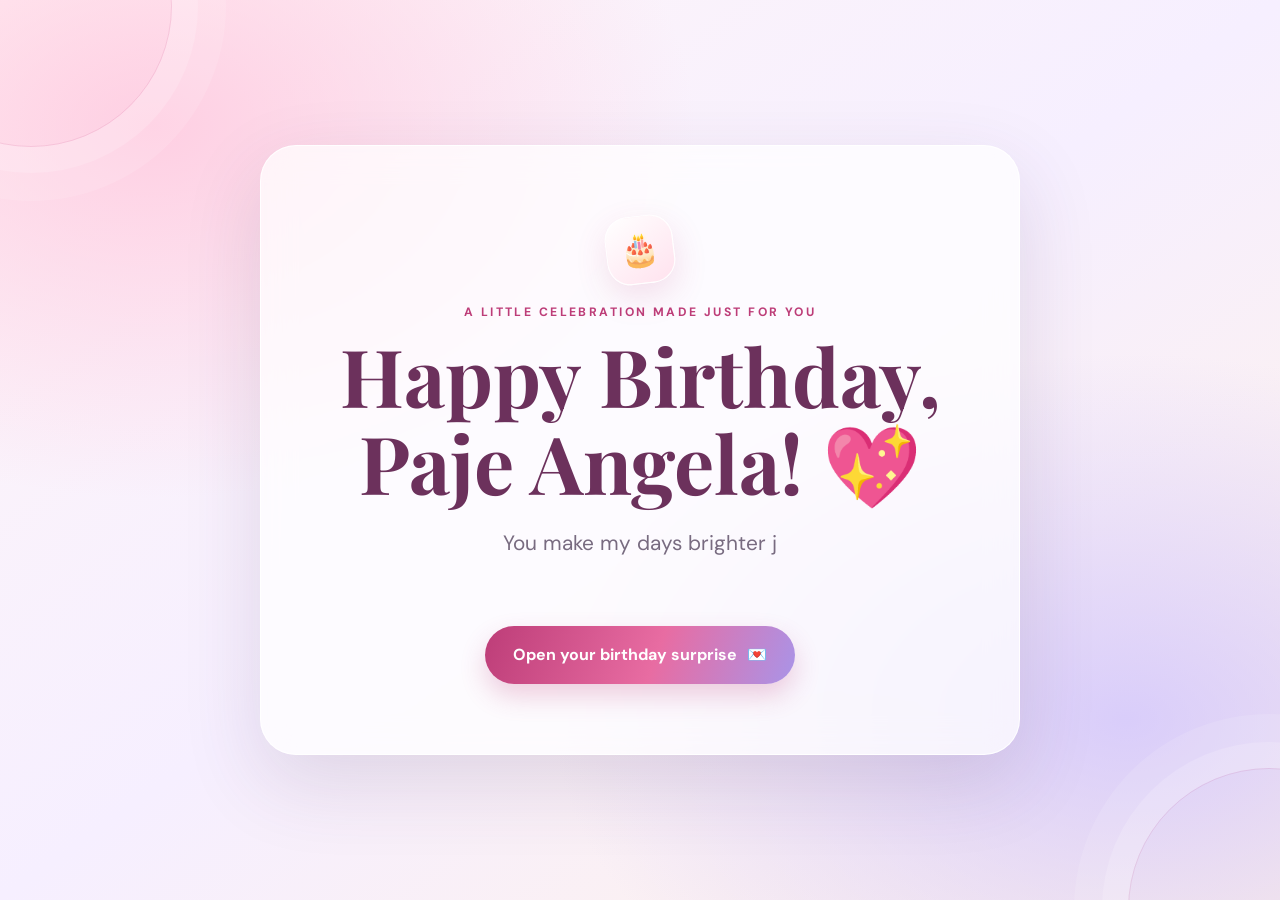
<file: index.html>
<!DOCTYPE html>
<html lang="en">
<head>
    <meta charset="UTF-8">
    <meta name="viewport" content="width=device-width, initial-scale=1.0">
    <meta name="theme-color" content="#fff1f6">
    <meta name="description" content="A little birthday celebration made with love for Paje Angela.">
    <title>Happy Birthday, Paje Angela! 🎂</title>
    <link rel="stylesheet" href="./style.css">
</head>
<body>
    <div class="container">
        <div class="birthday-mark" aria-hidden="true">🎂</div>
        <p class="eyebrow">A little celebration made just for you</p>
        <h1>Happy Birthday, Paje Angela! 💖</h1>
        <p class="greeting" aria-live="polite"></p>
        <button class="cta-button" type="button">Open your birthday surprise <span aria-hidden="true">💌</span></button>
    </div>

    <script src="./script.js" defer></script>
</body>
</html>
</file>
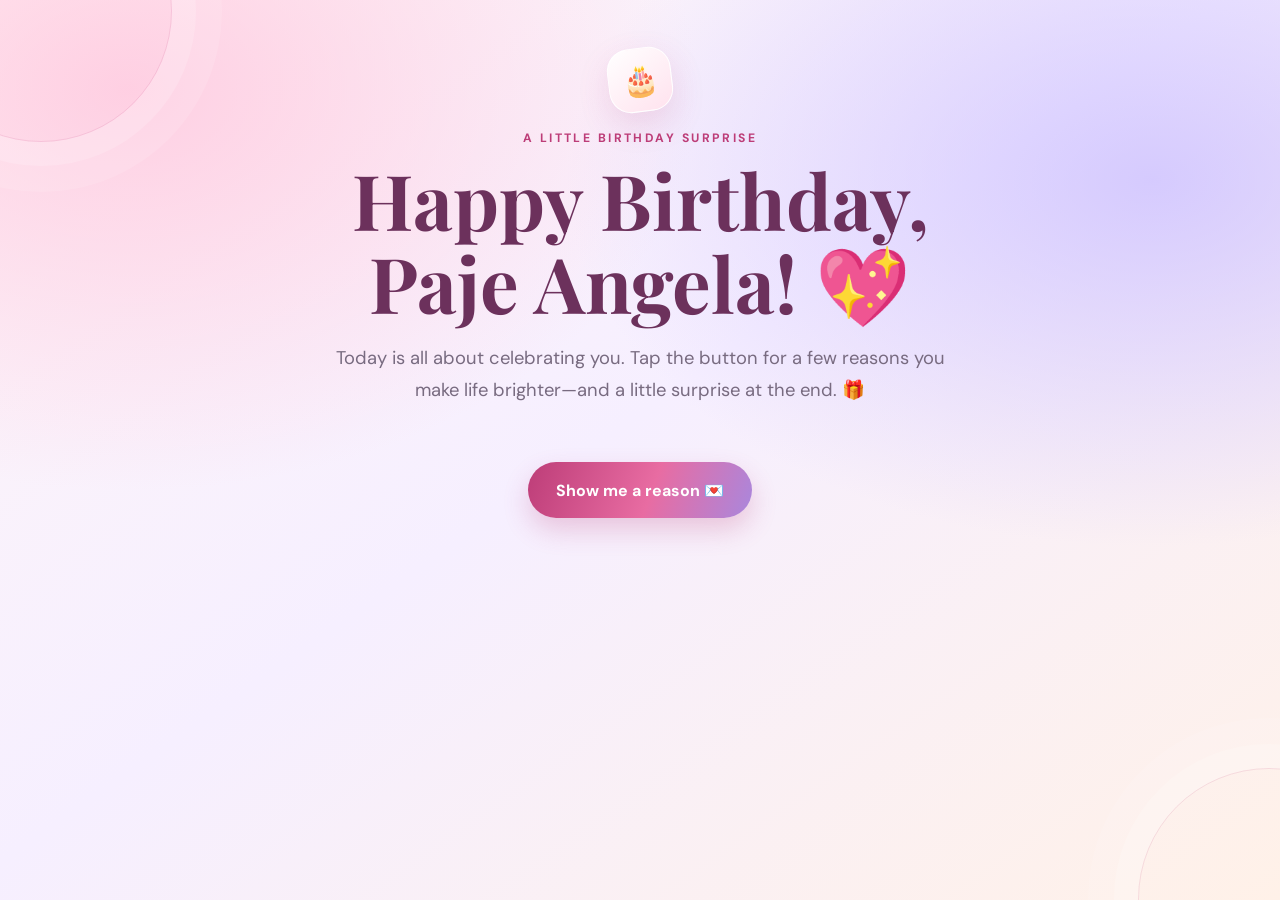
<file: cause.html>
<!DOCTYPE html>
<html lang="en">
<head>
    <meta charset="UTF-8">
    <meta name="viewport" content="width=device-width, initial-scale=1.0">
    <meta name="theme-color" content="#fff1f6">
    <meta name="description" content="A little birthday surprise filled with love, sweet wishes, and reasons you're special.">
    <title>Happy Birthday, Paje Angela! 🎂</title>
    <link rel="stylesheet" href="./cause.css">
</head>
<body>
    <div class="container">
        <div class="birthday-mark" aria-hidden="true">🎂</div>
        <p class="eyebrow">A little birthday surprise</p>
        <h1>Happy Birthday, Paje Angela! 💖</h1>
        <p class="intro">Today is all about celebrating you. Tap the button for a few reasons you make life brighter—and a little surprise at the end. 🎁</p>

        <div id="reasons-container" class="reasons-container" aria-live="polite" aria-relevant="additions"></div>

        <button class="shuffle-button" type="button">Show me a reason 💌</button>
        <div class="reason-counter" role="status" aria-live="polite"></div>

        <div class="ending-section" hidden>
            <img src="./b1.jpeg" alt="A sweet selfie of you" class="ending-image">
            <h2 class="ending-text">You Make Every Day Brighter! 💖</h2>
            <p class="ending-note">I hope your birthday is filled with all the love, laughter, and happiness you deserve. I love you! 🎉</p>
        </div>
    </div>

    <script src="./cause.js" defer></script>
</body>
</html>
</file>
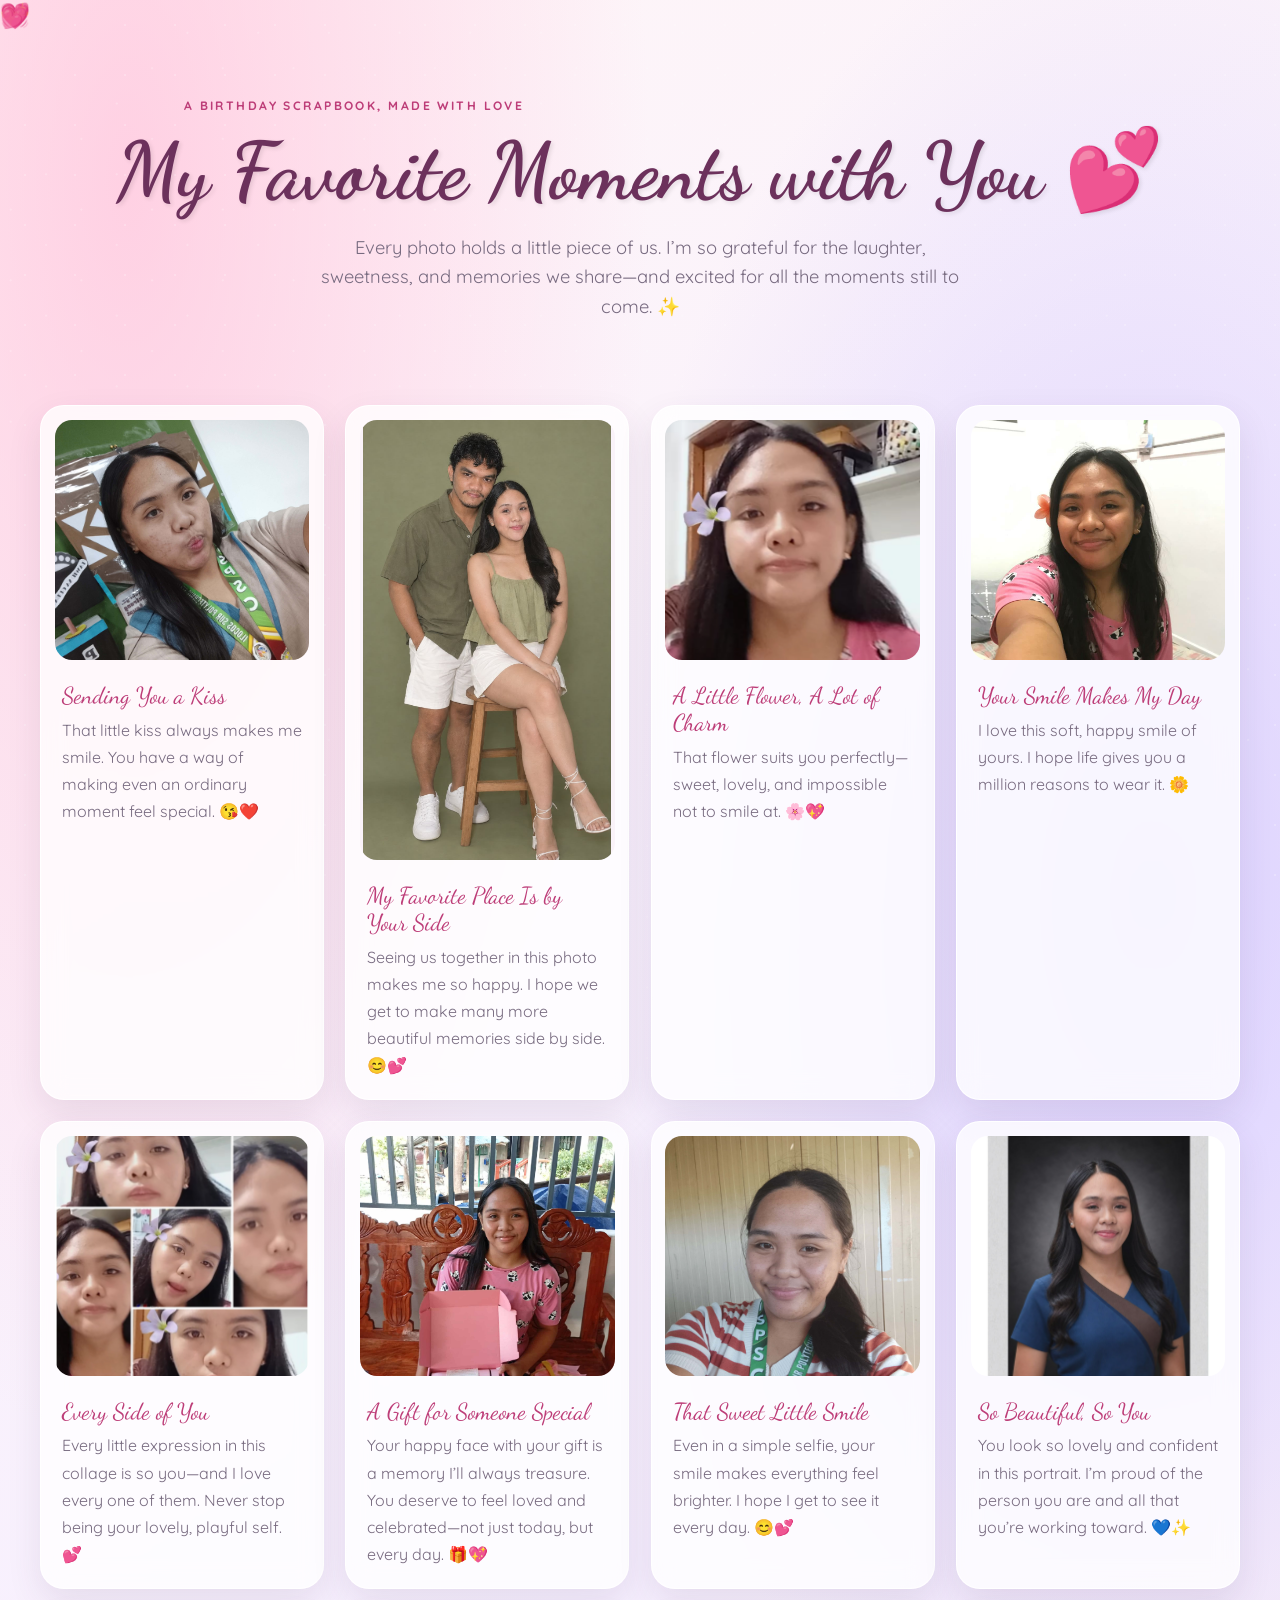
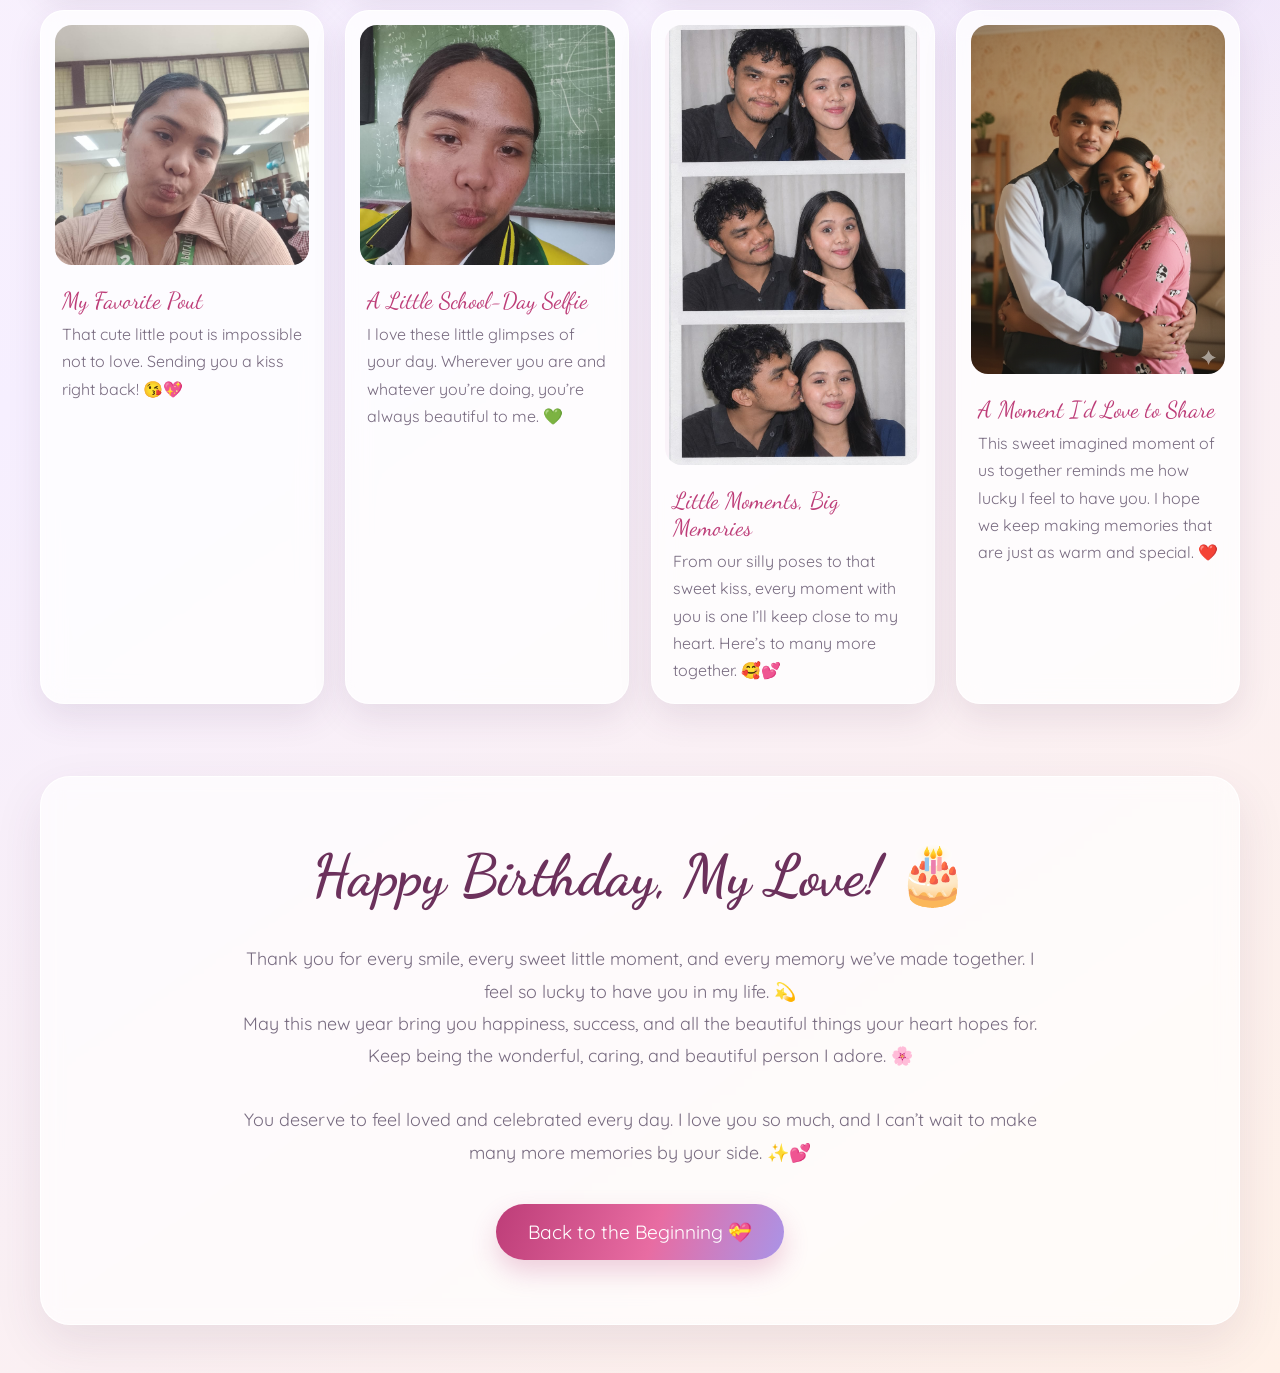
<file: last.html>
<!DOCTYPE html>
<html lang="en">

<head>
    <meta charset="UTF-8">
    <meta name="viewport" content="width=device-width, initial-scale=1.0">
    <meta name="theme-color" content="#fff1f6">
    <meta name="description" content="A birthday collection of favorite photos, sweet memories, and wishes for Paje Angela.">
    <title>Our Favorite Memories | Happy Birthday, Angela! 🎂</title>
    <style>
        @import url('https://fonts.googleapis.com/css2?family=Dancing+Script:wght@700&family=Quicksand:wght@300;400;500;600&display=swap');

        * {
            margin: 0;
            padding: 0;
            box-sizing: border-box;
        }

        body {
            min-height: 100vh;
            background: linear-gradient(135deg,
                    #ffd1dc 0%,
                    #e6e6fa 25%,
                    #ffefd5 50%,
                    #e6e6fa 75%,
                    #ffd1dc 100%);
            background-size: 400% 400%;
            animation: gradientFlow 15s ease infinite;
            font-family: 'Quicksand', sans-serif;
            overflow-x: hidden;
            color: #4a4a4a;
        }

        @keyframes gradientFlow {
            0% {
                background-position: 0% 50%;
            }

            50% {
                background-position: 100% 50%;
            }

            100% {
                background-position: 0% 50%;
            }
        }

        /* Enhanced Sparkle Effect */
        .magic-sparkles {
            position: fixed;
            top: 0;
            left: 0;
            width: 100%;
            height: 100%;
            pointer-events: none;
            z-index: 1;
        }

        .sparkle {
            position: absolute;
            width: 6px;
            height: 6px;
            border-radius: 50%;
            background-color: white;
            animation: twinkle var(--duration, 4s) ease-in-out infinite;
            opacity: 0;
        }

        @keyframes twinkle {

            0%,
            100% {
                opacity: 0;
                transform: scale(0.5);
            }

            50% {
                opacity: 0.8;
                transform: scale(1);
            }
        }

        /* Generate 50 sparkles with different positions and animations */
        .magic-sparkles::before,
        .magic-sparkles::after {
            content: '';
            position: absolute;
            width: 100%;
            height: 100%;
            background-image: radial-gradient(circle, white 1px, transparent 1px);
            background-size: 50px 50px;
            animation: sparkleLayer 8s linear infinite;
            opacity: 0.5;
        }

        .magic-sparkles::after {
            animation-delay: -4s;
            transform: rotate(45deg);
        }

        @keyframes sparkleLayer {
            0% {
                transform: translateY(0);
            }

            100% {
                transform: translateY(-50px);
            }
        }

        /* Floating Hearts */
        .floating-hearts {
            position: fixed;
            width: 100%;
            height: 100%;
            pointer-events: none;
            z-index: 2;
        }

        .heart {
            position: absolute;
            font-size: 1.5rem;
            color: rgba(255, 105, 180, 0.6);
            animation: floatHeart var(--float-duration, 6s) ease-in-out infinite;
            animation-delay: var(--delay, 0s);
        }

        @keyframes floatHeart {
            0% {
                transform: translate(0, 100vh) rotate(0deg);
            }

            100% {
                transform: translate(var(--translate-x, 0), -100vh) rotate(360deg);
            }
        }

        /* Welcome Section */
        .welcome {
            text-align: center;
            padding: 4rem 2rem;
            position: relative;
            z-index: 3;
        }

        .welcome h1 {
            font-family: 'Dancing Script', cursive;
            font-size: 4rem;
            color: #ff69b4;
            text-shadow: 2px 2px 4px rgba(0, 0, 0, 0.1);
            animation: fadeInScale 2s ease;
        }

        .welcome p {
            font-size: 1.2rem;
            max-width: 600px;
            margin: 1.5rem auto;
            line-height: 1.6;
            animation: fadeIn 2s ease 0.5s both;
        }

        /* Enhanced Memory Cards */
        .memory-container {
            max-width: 1200px;
            margin: 0 auto;
            padding: 2rem;
            display: grid;
            grid-template-columns: repeat(auto-fit, minmax(300px, 1fr));
            gap: 2rem;
            z-index: 3;
            position: relative;
        }

        .memory-card {
            background: rgba(255, 255, 255, 0.9);
            border-radius: 20px;
            padding: 1.5rem;
            box-shadow: 0 10px 20px rgba(0, 0, 0, 0.1);
            transition: all 0.5s cubic-bezier(0.4, 0, 0.2, 1);
            position: relative;
            overflow: hidden;
        }

        .memory-card:hover {
            transform: translateY(-10px) scale(1.02);
            box-shadow: 0 15px 30px rgba(0, 0, 0, 0.15);
        }

        .memory-card::before {
            content: '';
            position: absolute;
            top: 0;
            left: 0;
            width: 100%;
            height: 100%;
            background: linear-gradient(45deg, transparent, rgba(255, 255, 255, 0.4), transparent);
            transform: translateX(-100%);
            transition: 0.5s;
        }

        .memory-card:hover::before {
            transform: translateX(100%);
        }

        .memory-img {
            width: 100%;
            height: 250px;
            object-fit: cover;
            border-radius: 15px;
            margin-bottom: 1rem;
            transition: transform 0.5s ease;
        }

        .memory-img--portrait {
            height: auto;
            object-fit: contain;
        }

        .memory-card:hover .memory-img {
            transform: scale(1.05);
        }

        .memory-card:hover .memory-img--portrait {
            transform: none;
        }

        .memory-date {
            font-family: 'Dancing Script', cursive;
            color: #ff69b4;
            font-size: 1.3rem;
            margin-bottom: 0.5rem;
        }

        .memory-caption {
            font-size: 1rem;
            line-height: 1.5;
            color: #666;
        }

        /* Final Message Section */
        .final-message {
            text-align: center;
            padding: 4rem 2rem;
            background: rgba(255, 255, 255, 0.3);
            backdrop-filter: blur(10px);
            margin-top: 3rem;
            position: relative;
            z-index: 3;
        }

        .final-message h2 {
            font-family: 'Dancing Script', cursive;
            font-size: 3rem;
            color: #ff69b4;
            margin-bottom: 2rem;
            animation: heartbeat 2s infinite;
        }

        @keyframes heartbeat {

            0%,
            100% {
                transform: scale(1);
            }

            50% {
                transform: scale(1.1);
            }
        }

        .final-message p {
            font-size: 1.2rem;
            max-width: 800px;
            margin: 0 auto 2rem;
            line-height: 1.8;
        }

        .goodbye-btn {
            display: inline-block;
            padding: 1rem 2rem;
            font-size: 1.2rem;
            background: linear-gradient(45deg, #ff69b4, #da70d6);
            color: white;
            border: none;
            border-radius: 50px;
            cursor: pointer;
            text-decoration: none;
            transition: all 0.3s ease;
            box-shadow: 0 5px 15px rgba(255, 105, 180, 0.4);
            animation: float 3s infinite ease-in-out;
        }

        .goodbye-btn:hover {
            transform: translateY(-5px);
            box-shadow: 0 8px 20px rgba(255, 105, 180, 0.6);
        }

        @keyframes float {

            0%,
            100% {
                transform: translateY(0);
            }

            50% {
                transform: translateY(-10px);
            }
        }

        /* Animations */
        @keyframes fadeInScale {
            0% {
                opacity: 0;
                transform: scale(0.8);
            }

            100% {
                opacity: 1;
                transform: scale(1);
            }
        }

        @keyframes fadeIn {
            0% {
                opacity: 0;
            }

            100% {
                opacity: 1;
            }
        }

        /* Generate Hearts */
        .js-generate-hearts {
            position: fixed;
            width: 100%;
            height: 100%;
            pointer-events: none;
            z-index: 2;
        }

        /* Custom Scrollbar */
        ::-webkit-scrollbar {
            width: 12px;
        }

        ::-webkit-scrollbar-track {
            background: rgba(255, 255, 255, 0.4);
        }

        ::-webkit-scrollbar-thumb {
            background: linear-gradient(45deg, #ff69b4, #da70d6);
            border-radius: 6px;
        }

        /* Responsive Design */
        @media (max-width: 768px) {
            .welcome h1 {
                font-size: 3rem;
            }

            .memory-container {
                grid-template-columns: 1fr;
            }

            .final-message h2 {
                font-size: 2.5rem;
            }
        }

        :root {
            --ink: #38243e;
            --muted: #786b80;
            --berry: #bd3d78;
            --rose: #ef76a8;
            --lilac: #a994e8;
        }

        body {
            background:
                radial-gradient(ellipse at 10% 6%, rgba(255, 198, 221, 0.78), transparent 32%),
                radial-gradient(ellipse at 90% 30%, rgba(202, 190, 255, 0.62), transparent 34%),
                linear-gradient(145deg, #fff6f7 0%, #f6efff 52%, #fff1e8 100%);
            color: var(--ink);
        }

        .magic-sparkles {
            opacity: 0.45;
        }

        .welcome {
            padding: clamp(3.5rem, 9vw, 6rem) 1.5rem 2.25rem;
        }

        .welcome .eyebrow {
            margin: 0 0 0.75rem;
            color: var(--berry);
            font-size: 0.76rem;
            font-weight: 700;
            letter-spacing: 0.2em;
            text-transform: uppercase;
        }

        .welcome h1 {
            color: #6c315c;
            font-size: clamp(2.8rem, 7vw, 5rem);
            line-height: 1.1;
            text-wrap: balance;
        }

        .welcome p {
            max-width: 660px;
            margin-top: 1.1rem;
            color: var(--muted);
            font-size: clamp(1rem, 2.5vw, 1.15rem);
        }

        .memory-container {
            max-width: 1280px;
            padding: 1.5rem clamp(1rem, 4vw, 2.5rem) 3.5rem;
            grid-template-columns: repeat(auto-fit, minmax(min(100%, 280px), 1fr));
            gap: 1.35rem;
        }

        .memory-card {
            padding: 0.85rem 0.85rem 1.2rem;
            border: 1px solid rgba(255, 255, 255, 0.92);
            border-radius: 24px;
            background: rgba(255, 255, 255, 0.78);
            box-shadow: 0 14px 34px rgba(81, 53, 91, 0.1);
            backdrop-filter: blur(12px);
        }

        .memory-card:hover {
            box-shadow: 0 20px 42px rgba(126, 68, 120, 0.16);
        }

        .memory-card::before {
            z-index: 0;
            pointer-events: none;
        }

        .memory-img {
            position: relative;
            z-index: 1;
            height: 240px;
            border-radius: 17px;
            object-position: center 35%;
        }

        .memory-img--portrait {
            height: auto;
            max-height: 440px;
            object-fit: contain;
            background: rgba(248, 239, 247, 0.75);
        }

        .memory-date,
        .memory-caption {
            position: relative;
            z-index: 1;
            padding-right: 0.45rem;
            padding-left: 0.45rem;
        }

        .memory-img {
            transition: transform 0.35s ease;
        }

        .memory-card:hover .memory-img:not(.memory-img--portrait) {
            transform: scale(1.025);
        }

        .memory-date {
            margin: 0.15rem 0 0.45rem;
            color: var(--berry);
            font-size: 1.45rem;
        }

        .memory-caption {
            color: var(--muted);
            line-height: 1.7;
        }

        .final-message {
            margin: 1rem clamp(1rem, 4vw, 2.5rem) 3rem;
            padding: clamp(2.5rem, 6vw, 4rem) 1.5rem;
            border: 1px solid rgba(255, 255, 255, 0.9);
            border-radius: 30px;
            background: rgba(255, 255, 255, 0.68);
            box-shadow: 0 18px 48px rgba(81, 53, 91, 0.1);
        }

        .final-message h2 {
            color: #6c315c;
            font-size: clamp(2.4rem, 6vw, 3.6rem);
        }

        .final-message p {
            color: var(--muted);
            font-size: clamp(1rem, 2.4vw, 1.12rem);
        }

        .goodbye-btn {
            margin-top: 0.25rem;
            background: linear-gradient(110deg, var(--berry), #e86ca2 55%, var(--lilac));
            box-shadow: 0 12px 26px rgba(189, 61, 120, 0.24);
            animation: none;
        }

        .goodbye-btn:hover {
            box-shadow: 0 16px 34px rgba(189, 61, 120, 0.32);
            transform: translateY(-2px);
        }

        .goodbye-btn:focus-visible {
            outline: 3px solid #6c315c;
            outline-offset: 4px;
        }

        @media (prefers-reduced-motion: reduce) {
            *,
            *::before,
            *::after {
                scroll-behavior: auto !important;
                animation-duration: 0.01ms !important;
                animation-iteration-count: 1 !important;
                transition-duration: 0.01ms !important;
            }
        }
    </style>
</head>

<body>
    <div class="magic-sparkles"></div>
    <div class="floating-hearts">
        <!-- Hearts will be generated via CSS -->
        <div class="heart" style="--float-duration: 6s; --delay: 0s; --translate-x: 20px;">💝</div>
        <div class="heart" style="--float-duration: 8s; --delay: 1s; --translate-x: -30px;">💖</div>
        <div class="heart" style="--float-duration: 7s; --delay: 2s; --translate-x: 40px;">💗</div>
        <div class="heart" style="--float-duration: 9s; --delay: 3s; --translate-x: -20px;">💓</div>
        <div class="heart" style="--float-duration: 5s; --delay: 4s; --translate-x: 30px;">💕</div>
    </div>

    <section class="welcome">
        <p class="eyebrow">A birthday scrapbook, made with love</p>
        <h1>My Favorite Moments with You 💕</h1>
        <p>Every photo holds a little piece of us. I’m so grateful for the laughter, sweetness, and memories we share—and excited for all the moments still to come. ✨</p>
    </section>

    <div class="memory-container">
        <div class="memory-card">
            <img src="./b1.jpeg" alt="A playful selfie with a kiss" class="memory-img">
            <div class="memory-date">Sending You a Kiss</div>
            <div class="memory-caption">That little kiss always makes me smile. You have a way of making even an ordinary moment feel special. 😘❤️</div>
        </div>
        <div class="memory-card">
            <img src="./b2.jpeg" alt="A portrait of us together" class="memory-img memory-img--portrait">
            <div class="memory-date">My Favorite Place Is by Your Side</div>
            <div class="memory-caption">Seeing us together in this photo makes me so happy. I hope we get to make many more beautiful memories side by side. 😊💕</div>
        </div>
        <div class="memory-card">
            <img src="./b3.jpg" alt="A close-up selfie with a flower filter" class="memory-img">
            <div class="memory-date">A Little Flower, A Lot of Charm</div>
            <div class="memory-caption">That flower suits you perfectly—sweet, lovely, and impossible not to smile at. 🌸💖</div>
        </div>
        <div class="memory-card">
            <img src="./b4.jpeg" alt="A smiling selfie with a flower" class="memory-img">
            <div class="memory-date">Your Smile Makes My Day</div>
            <div class="memory-caption">I love this soft, happy smile of yours. I hope life gives you a million reasons to wear it. 🌼</div>
        </div>
        <div class="memory-card">
            <img src="./b5.jpg" alt="A collage of playful selfies" class="memory-img">
            <div class="memory-date">Every Side of You</div>
            <div class="memory-caption">Every little expression in this collage is so you—and I love every one of them. Never stop being your lovely, playful self. 💕</div>
        </div>
        <div class="memory-card">
            <img src="./b6.jpeg" alt="A happy moment with a gift box" class="memory-img">
            <div class="memory-date">A Gift for Someone Special</div>
            <div class="memory-caption">Your happy face with your gift is a memory I’ll always treasure. You deserve to feel loved and celebrated—not just today, but every day. 🎁💖</div>
        </div>
        <div class="memory-card">
            <img src="./b7.jpeg" alt="A close-up selfie in a striped school uniform" class="memory-img">
            <div class="memory-date">That Sweet Little Smile</div>
            <div class="memory-caption">Even in a simple selfie, your smile makes everything feel brighter. I hope I get to see it every day. 😊💕</div>
        </div>
        <div class="memory-card">
            <img src="./b8.jpeg" alt="A formal portrait in a blue outfit" class="memory-img">
            <div class="memory-date">So Beautiful, So You</div>
            <div class="memory-caption">You look so lovely and confident in this portrait. I’m proud of the person you are and all that you’re working toward. 💙✨</div>
        </div>
        <div class="memory-card">
            <img src="./b9.jpeg" alt="A playful selfie with a kissy face" class="memory-img">
            <div class="memory-date">My Favorite Pout</div>
            <div class="memory-caption">That cute little pout is impossible not to love. Sending you a kiss right back! 😘💖</div>
        </div>
        <div class="memory-card">
            <img src="./b10.jpeg" alt="A playful selfie in a green school uniform" class="memory-img">
            <div class="memory-date">A Little School-Day Selfie</div>
            <div class="memory-caption">I love these little glimpses of your day. Wherever you are and whatever you’re doing, you’re always beautiful to me. 💚</div>
        </div>
        <div class="memory-card">
            <img src="./b11.png" alt="A photo strip of sweet moments together" class="memory-img memory-img--portrait">
            <div class="memory-date">Little Moments, Big Memories</div>
            <div class="memory-caption">From our silly poses to that sweet kiss, every moment with you is one I’ll keep close to my heart. Here’s to many more together. 🥰💕</div>
        </div>
        <div class="memory-card">
            <img src="./b12.jpg" alt="A romantic portrait of us sharing a hug" class="memory-img memory-img--portrait">
            <div class="memory-date">A Moment I’d Love to Share</div>
            <div class="memory-caption">This sweet imagined moment of us together reminds me how lucky I feel to have you. I hope we keep making memories that are just as warm and special. ❤️</div>
        </div>

    </div>

    <section class="final-message">
        <h2>Happy Birthday, My Love! 🎂</h2>
        <p>Thank you for every smile, every sweet little moment, and every memory we’ve made together. I feel so lucky to have you in my life. 💫<br>
            May this new year bring you happiness, success, and all the beautiful things your heart hopes for.<br>
            Keep being the wonderful, caring, and beautiful person I adore. 🌸</p>
        <p>You deserve to feel loved and celebrated every day. I love you so much, and I can’t wait to make many more memories by your side. ✨💕</p>
        <a href="./index.html" class="goodbye-btn">Back to the Beginning 💝</a>
    </section>
</body>

</html>
</file>
<file: style.css>
@import url('https://fonts.googleapis.com/css2?family=DM+Sans:wght@400;500;600;700&family=Playfair+Display:wght@600;700;800&display=swap');

:root {
    color-scheme: light;
    --ink: #38243e;
    --muted: #786b80;
    --berry: #bd3d78;
    --rose: #ef76a8;
    --lilac: #a994e8;
}

* {
    box-sizing: border-box;
}

body {
    position: relative;
    display: grid;
    min-height: 100vh;
    margin: 0;
    padding: 28px;
    overflow-x: hidden;
    overflow-y: auto;
    place-items: center;
    color: var(--ink);
    font-family: 'DM Sans', sans-serif;
    transition: opacity 420ms ease, filter 420ms ease;
    background:
        radial-gradient(ellipse at 12% 14%, rgba(255, 198, 221, 0.8), transparent 34%),
        radial-gradient(ellipse at 88% 80%, rgba(202, 190, 255, 0.7), transparent 36%),
        linear-gradient(145deg, #fff6f7 0%, #f6efff 50%, #fff1e8 100%);
}

body.is-leaving {
    opacity: 0;
    filter: blur(6px);
}

body::before,
body::after {
    position: fixed;
    z-index: 0;
    width: 280px;
    height: 280px;
    border: 1px solid rgba(189, 61, 120, 0.12);
    border-radius: 50%;
    content: '';
    pointer-events: none;
}

body::before {
    top: -135px;
    left: -110px;
    box-shadow: 0 0 0 26px rgba(255, 255, 255, 0.16), 0 0 0 54px rgba(255, 255, 255, 0.12);
}

body::after {
    right: -130px;
    bottom: -150px;
    box-shadow: 0 0 0 26px rgba(255, 255, 255, 0.16), 0 0 0 54px rgba(255, 255, 255, 0.12);
}

.container {
    position: relative;
    z-index: 1;
    width: min(100%, 760px);
    padding: clamp(34px, 7vw, 70px) clamp(22px, 7vw, 76px);
    border: 1px solid rgba(255, 255, 255, 0.92);
    border-radius: 36px;
    background: rgba(255, 255, 255, 0.72);
    box-shadow: 0 28px 80px rgba(81, 53, 91, 0.14);
    text-align: center;
    backdrop-filter: blur(16px);
    animation: card-appear 700ms cubic-bezier(0.2, 0.8, 0.2, 1) both;
}

.birthday-mark {
    display: grid;
    width: 68px;
    height: 68px;
    margin: 0 auto 20px;
    place-items: center;
    border: 1px solid rgba(255, 255, 255, 0.9);
    border-radius: 23px;
    background: linear-gradient(145deg, #fff, #ffe2ee);
    box-shadow: 0 12px 32px rgba(189, 61, 120, 0.15);
    font-size: 32px;
    transform: rotate(-7deg);
}

.eyebrow {
    margin: 0 0 12px;
    color: var(--berry);
    font-size: 0.76rem;
    font-weight: 700;
    letter-spacing: 0.2em;
    text-transform: uppercase;
}

h1 {
    margin: 0;
    color: #6c315c;
    font-family: 'Playfair Display', Georgia, serif;
    font-size: clamp(2.6rem, 8vw, 5rem);
    line-height: 1.08;
    text-wrap: balance;
}

.greeting {
    min-height: 3.5em;
    max-width: 540px;
    margin: 20px auto 28px;
    color: var(--muted);
    font-size: clamp(1.05rem, 3vw, 1.3rem);
    line-height: 1.7;
}

.cta-button {
    display: inline-flex;
    min-height: 58px;
    align-items: center;
    justify-content: center;
    gap: 10px;
    padding: 15px 28px;
    border: 0;
    border-radius: 999px;
    color: #fff;
    background: linear-gradient(110deg, var(--berry), #e86ca2 55%, var(--lilac));
    box-shadow: 0 12px 26px rgba(189, 61, 120, 0.24);
    cursor: pointer;
    font: 700 1rem 'DM Sans', sans-serif;
    text-decoration: none;
    transition: transform 180ms ease, box-shadow 180ms ease;
}

.cta-button:hover {
    box-shadow: 0 16px 34px rgba(189, 61, 120, 0.32);
    transform: translateY(-2px);
}

.cta-button:disabled {
    cursor: wait;
}

.cta-button:focus-visible {
    outline: 3px solid #6c315c;
    outline-offset: 4px;
}

.floating {
    position: fixed;
    z-index: 2;
    bottom: -40px;
    pointer-events: none;
    animation: float-up var(--float-duration, 5s) ease-in forwards;
}

@keyframes card-appear {
    from {
        opacity: 0;
        transform: translateY(18px) scale(0.98);
    }

    to {
        opacity: 1;
        transform: translateY(0) scale(1);
    }
}

@keyframes float-up {
    to {
        opacity: 0;
        transform: translateY(-115vh) translateX(var(--float-drift, 0px)) rotate(24deg);
    }
}

@media (max-width: 520px) {
    body {
        padding: 18px;
    }

    .container {
        border-radius: 28px;
    }
}

@media (prefers-reduced-motion: reduce) {
    *,
    *::before,
    *::after {
        scroll-behavior: auto !important;
        animation-duration: 0.01ms !important;
        animation-iteration-count: 1 !important;
        transition-duration: 0.01ms !important;
    }
}
</file>
<file: cause.css>
@import url('https://fonts.googleapis.com/css2?family=DM+Sans:wght@400;500;600;700&family=Playfair+Display:wght@600;700;800&display=swap');

:root {
    color-scheme: light;
    --ink: #38243e;
    --muted: #786b80;
    --berry: #bd3d78;
    --rose: #ef76a8;
    --lilac: #a994e8;
    --paper: rgba(255, 255, 255, 0.88);
}

* {
    box-sizing: border-box;
}

body {
    min-height: 100vh;
    margin: 0;
    padding: 48px 22px 64px;
    overflow-x: hidden;
    color: var(--ink);
    font-family: 'DM Sans', sans-serif;
    background:
        radial-gradient(ellipse at 10% 10%, rgba(255, 198, 221, 0.8), transparent 35%),
        radial-gradient(ellipse at 90% 20%, rgba(202, 190, 255, 0.75), transparent 36%),
        linear-gradient(145deg, #fff6f7 0%, #f6efff 48%, #fff1e8 100%);
}

body::before,
body::after {
    position: fixed;
    z-index: -1;
    width: 260px;
    height: 260px;
    border: 1px solid rgba(189, 61, 120, 0.12);
    border-radius: 50%;
    content: '';
    pointer-events: none;
}

body::before {
    top: -120px;
    left: -90px;
    box-shadow: 0 0 0 24px rgba(255, 255, 255, 0.16), 0 0 0 50px rgba(255, 255, 255, 0.12);
}

body::after {
    right: -120px;
    bottom: -130px;
    box-shadow: 0 0 0 24px rgba(255, 255, 255, 0.16), 0 0 0 50px rgba(255, 255, 255, 0.12);
}

.container {
    width: min(100%, 880px);
    margin: 0 auto;
    text-align: center;
}

.birthday-mark {
    display: inline-grid;
    width: 64px;
    height: 64px;
    margin-bottom: 18px;
    place-items: center;
    border: 1px solid rgba(255, 255, 255, 0.9);
    border-radius: 22px;
    background: linear-gradient(145deg, #fff, #ffe2ee);
    box-shadow: 0 12px 32px rgba(189, 61, 120, 0.15);
    font-size: 30px;
    transform: rotate(-7deg);
}

.eyebrow {
    margin: 0 0 12px;
    color: var(--berry);
    font-size: 0.76rem;
    font-weight: 700;
    letter-spacing: 0.2em;
    text-transform: uppercase;
}

h1,
.ending-text {
    font-family: 'Playfair Display', Georgia, serif;
}

h1 {
    margin: 0;
    color: #6c315c;
    font-size: clamp(2.5rem, 7vw, 4.8rem);
    line-height: 1.08;
    text-wrap: balance;
}

.intro {
    max-width: 620px;
    margin: 18px auto 30px;
    color: var(--muted);
    font-size: clamp(1rem, 2.5vw, 1.15rem);
    line-height: 1.75;
}

.reasons-container {
    display: grid;
    gap: 16px;
    margin: 0 auto;
}

.reason-card {
    position: relative;
    display: flex;
    min-height: 112px;
    align-items: center;
    justify-content: center;
    padding: 24px 28px;
    overflow: hidden;
    border: 1px solid rgba(255, 255, 255, 0.94);
    border-radius: 24px;
    background: var(--paper);
    box-shadow: 0 12px 32px rgba(81, 53, 91, 0.09);
    animation: card-appear 500ms cubic-bezier(0.2, 0.8, 0.2, 1) both;
    text-align: center;
}

.reason-card::before {
    position: absolute;
    top: 0;
    bottom: 0;
    left: 0;
    width: 5px;
    background: linear-gradient(180deg, var(--rose), var(--lilac));
    content: '';
}

.reason-text {
    margin: 0;
    font-size: clamp(1rem, 2.7vw, 1.22rem);
    font-weight: 500;
    line-height: 1.65;
}

.reason-emoji {
    margin-right: 10px;
    font-size: 1.35em;
    vertical-align: -0.08em;
}

.gif-overlay {
    position: absolute;
    inset: 0;
    display: grid;
    place-items: center;
    background: rgba(255, 247, 251, 0.96);
    opacity: 0;
    transition: opacity 220ms ease;
}

.gif-overlay img {
    width: min(180px, 45%);
    max-height: 100px;
    object-fit: contain;
}

.reason-card:hover .gif-overlay,
.reason-card:focus-within .gif-overlay {
    opacity: 1;
}

.shuffle-button {
    min-height: 56px;
    margin: 26px 0 12px;
    padding: 14px 28px;
    border: 0;
    border-radius: 999px;
    color: #fff;
    background: linear-gradient(110deg, var(--berry), #e86ca2 55%, #a987dd);
    box-shadow: 0 12px 26px rgba(189, 61, 120, 0.24);
    cursor: pointer;
    font: 700 1rem 'DM Sans', sans-serif;
    transition: transform 180ms ease, box-shadow 180ms ease, opacity 180ms ease;
}

.shuffle-button:hover:not(:disabled) {
    box-shadow: 0 16px 34px rgba(189, 61, 120, 0.32);
    transform: translateY(-2px);
}

.shuffle-button:focus-visible {
    outline: 3px solid #6c315c;
    outline-offset: 4px;
}

.shuffle-button:disabled {
    cursor: wait;
    opacity: 0.78;
}

.reason-counter {
    min-height: 1.5em;
    color: var(--muted);
    font-size: 0.9rem;
    font-weight: 600;
}

.ending-section {
    display: grid;
    justify-items: center;
    gap: 12px;
    margin: 46px auto 0;
    padding: 30px 22px;
    border: 1px solid rgba(255, 255, 255, 0.94);
    border-radius: 28px;
    background: rgba(255, 255, 255, 0.58);
    box-shadow: 0 16px 42px rgba(81, 53, 91, 0.08);
    animation: card-appear 650ms ease both;
}

.ending-section[hidden] {
    display: none;
}

.ending-image {
    width: 140px;
    height: 140px;
    border: 5px solid #fff;
    border-radius: 50%;
    object-fit: cover;
    box-shadow: 0 8px 24px rgba(189, 61, 120, 0.2);
}

.ending-text {
    margin: 4px 0 0;
    color: #6c315c;
    font-size: clamp(1.65rem, 5vw, 2.3rem);
}

.ending-note {
    max-width: 520px;
    margin: 0;
    color: var(--muted);
    line-height: 1.7;
}

.floating {
    position: fixed;
    z-index: 2;
    bottom: -40px;
    pointer-events: none;
    animation: float-up 3.6s ease-in forwards;
}

@keyframes card-appear {
    from {
        opacity: 0;
        transform: translateY(18px) scale(0.98);
    }

    to {
        opacity: 1;
        transform: translateY(0) scale(1);
    }
}

@keyframes float-up {
    to {
        opacity: 0;
        transform: translateY(-110vh) rotate(24deg);
    }
}

@media (max-width: 600px) {
    body {
        padding: 34px 16px 48px;
    }

    .reason-card {
        min-height: 100px;
        padding: 20px;
        border-radius: 20px;
    }

    .ending-section {
        margin-top: 34px;
        padding: 26px 18px;
    }
}

@media (prefers-reduced-motion: reduce) {
    *,
    *::before,
    *::after {
        scroll-behavior: auto !important;
        animation-duration: 0.01ms !important;
        animation-iteration-count: 1 !important;
        transition-duration: 0.01ms !important;
    }
}
</file>
